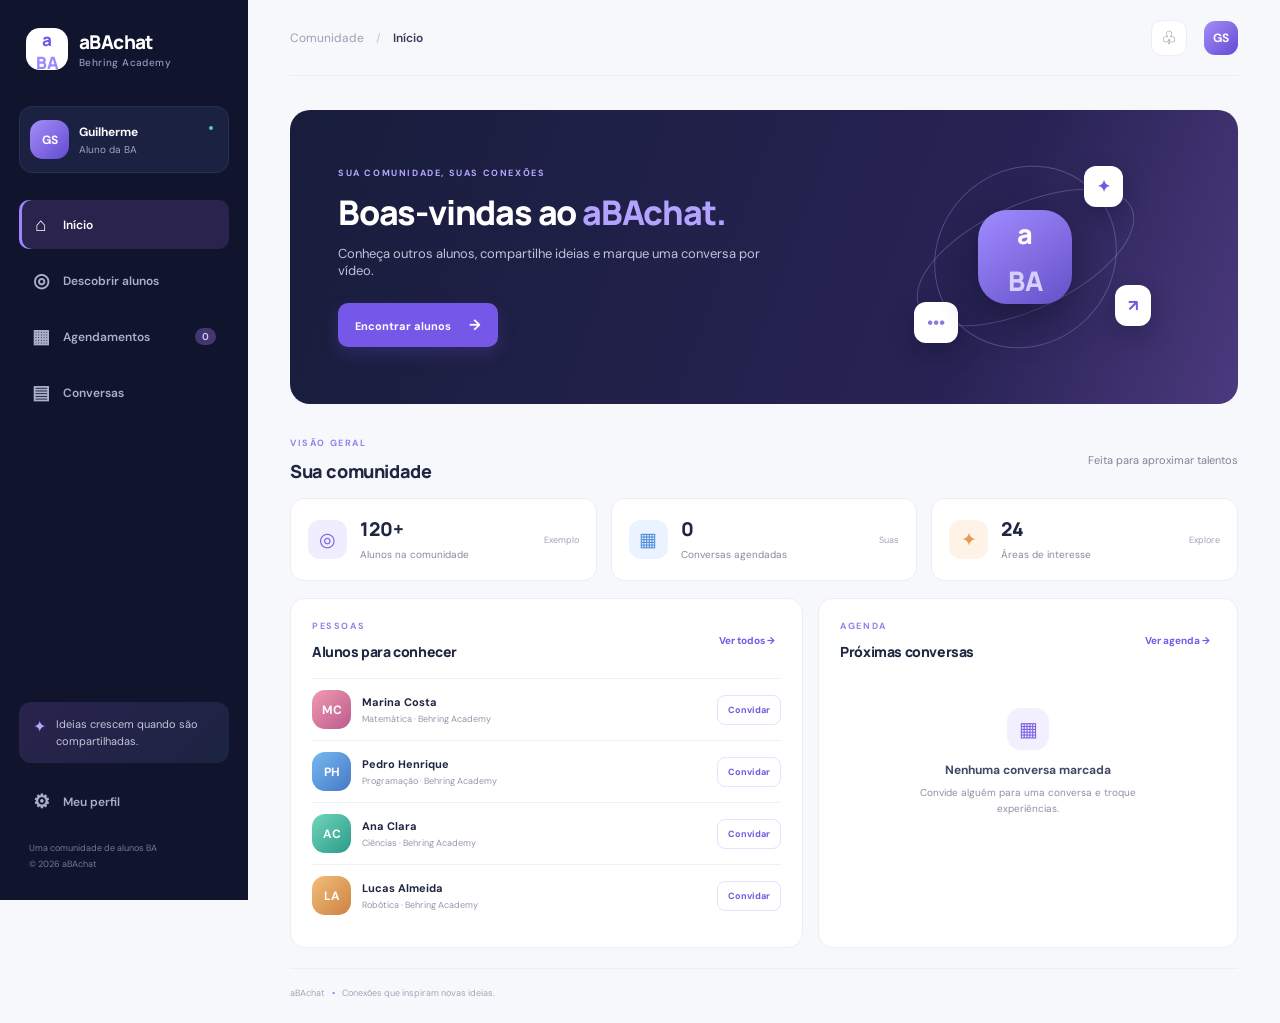
<file: index.html>
<!DOCTYPE html>
<html lang="pt-BR">
<head>
    <meta charset="UTF-8">
    <meta name="viewport" content="width=device-width, initial-scale=1.0">
    <meta name="theme-color" content="#10152d">

    <title>aBAchat | Behring Academy</title>

    <link rel="stylesheet" href="style.css">
</head>

<body>

<div class="app-shell">

    <!-- MENU LATERAL -->
    <aside class="sidebar">

        <a class="brand" href="#">
            <div class="brand-mark">a<span>BA</span></div>

            <div class="brand-name">
                aBAchat
                <small>Behring Academy</small>
            </div>
        </a>

        <div class="profile-mini">
            <div class="avatar avatar-you">GS</div>

            <div>
                <strong id="sideName">Guilherme</strong>
                <small>Aluno da BA</small>
            </div>

            <span class="online-dot"></span>
        </div>

        <nav>

            <button class="nav-link active" data-page="home">
                <span>⌂</span>
                Início
            </button>

            <button class="nav-link" data-page="discover">
                <span>◎</span>
                Descobrir alunos
            </button>

            <button class="nav-link" data-page="schedule">
                <span>▦</span>
                Agendamentos
                <i id="scheduleCount">0</i>
            </button>

            <button class="nav-link" data-page="messages">
                <span>▤</span>
                Conversas
            </button>

        </nav>

        <div class="sidebar-bottom">

            <div class="sidebar-note">
                <span>✦</span>
                <p>
                    Ideias crescem quando são compartilhadas.
                </p>
            </div>

            <button class="nav-link" data-page="profile">
                <span>⚙</span>
                Meu perfil
            </button>

        </div>

        <div class="sidebar-footer">
            Uma comunidade de alunos BA<br>
            © 2026 aBAchat
        </div>

    </aside>


    <!-- CONTEÚDO PRINCIPAL -->
    <main class="main">

        <header class="topbar">

            <div class="mobile-brand">
                a<span>BA</span>chat
            </div>

            <div class="crumb">
                Comunidade <span>/</span>
                <b id="pageTitle">Início</b>
            </div>

            <div class="top-actions">

                <button class="icon-btn" id="notificationsBtn">
                    ♧
                </button>

                <div class="avatar avatar-you small-avatar">
                    GS
                </div>

            </div>

        </header>


        <!-- INÍCIO -->
        <section class="page active" id="page-home">

            <div class="welcome">

                <div>

                    <div class="eyebrow">
                        SUA COMUNIDADE, SUAS CONEXÕES
                    </div>

                    <h1>
                        Boas-vindas ao
                        <span>aBAchat.</span>
                    </h1>

                    <p>
                        Conheça outros alunos, compartilhe ideias
                        e marque uma conversa por vídeo.
                    </p>

                    <button class="primary-btn" data-go="discover">
                        Encontrar alunos <span>→</span>
                    </button>

                </div>

                <div class="welcome-art">

                    <div class="orbit orbit-one"></div>
                    <div class="orbit orbit-two"></div>

                    <div class="art-center">
                        a<span>BA</span>
                    </div>

                    <div class="bubble bubble-one">✦</div>
                    <div class="bubble bubble-two">•••</div>
                    <div class="bubble bubble-three">↗</div>

                </div>

            </div>


            <div class="section-heading">

                <div>
                    <div class="eyebrow">VISÃO GERAL</div>
                    <h2>Sua comunidade</h2>
                </div>

                <span class="muted">
                    Feita para aproximar talentos
                </span>

            </div>


            <div class="stats-grid">

                <article class="stat-card">

                    <div class="stat-icon purple">◎</div>

                    <div>
                        <strong>120+</strong>
                        <span>Alunos na comunidade</span>
                    </div>

                    <small>Exemplo</small>

                </article>


                <article class="stat-card">

                    <div class="stat-icon blue">▦</div>

                    <div>
                        <strong id="homeMeetings">0</strong>
                        <span>Conversas agendadas</span>
                    </div>

                    <small>Suas</small>

                </article>


                <article class="stat-card">

                    <div class="stat-icon orange">✦</div>

                    <div>
                        <strong>24</strong>
                        <span>Áreas de interesse</span>
                    </div>

                    <small>Explore</small>

                </article>

            </div>


            <div class="content-grid">

                <section class="panel">

                    <div class="panel-head">

                        <div>
                            <div class="eyebrow">PESSOAS</div>
                            <h3>Alunos para conhecer</h3>
                        </div>

                        <button class="text-btn" data-go="discover">
                            Ver todos →
                        </button>

                    </div>

                    <div id="suggestedUsers" class="user-list"></div>

                </section>


                <section class="panel upcoming">

                    <div class="panel-head">

                        <div>
                            <div class="eyebrow">AGENDA</div>
                            <h3>Próximas conversas</h3>
                        </div>

                        <button class="text-btn" data-go="schedule">
                            Ver agenda →
                        </button>

                    </div>

                    <div id="homeSchedule" class="empty-state">

                        <div class="empty-icon">▦</div>

                        <strong>
                            Nenhuma conversa marcada
                        </strong>

                        <p>
                            Convide alguém para uma conversa
                            e troque experiências.
                        </p>

                    </div>

                </section>

            </div>

        </section>


        <!-- DESCOBRIR ALUNOS -->
        <section class="page" id="page-discover">

            <div class="page-intro">

                <div class="eyebrow">
                    AMPLIE SEU CÍRCULO
                </div>

                <h1>Descobrir alunos</h1>

                <p>
                    Encontre pessoas da Behring Academy
                    com interesses parecidos com os seus.
                </p>

            </div>


            <div class="search-row">

                <label class="search-box">

                    <span>⌕</span>

                    <input
                        id="searchInput"
                        placeholder="Buscar por nome, área ou interesse..."
                    >

                </label>


                <select id="interestFilter">

                    <option value="">Todas as áreas</option>

                    <option>Programação</option>
                    <option>Matemática</option>
                    <option>Robótica</option>
                    <option>Ciências</option>
                    <option>Empreendedorismo</option>

                </select>

            </div>


            <div id="allUsers" class="people-grid"></div>

        </section>


        <!-- AGENDAMENTOS -->
        <section class="page" id="page-schedule">

            <div class="page-intro">

                <div class="eyebrow">
                    SEUS ENCONTROS
                </div>

                <h1>Agendamentos</h1>

                <p>
                    Organize suas conversas com outros alunos.
                </p>

            </div>

            <div id="scheduleList" class="schedule-list"></div>

        </section>


        <!-- CONVERSAS -->
        <section class="page" id="page-messages">

            <div class="page-intro">

                <div class="eyebrow">
                    TROQUE IDEIAS
                </div>

                <h1>Conversas</h1>

                <p>
                    Suas conexões começam com uma boa conversa.
                </p>

            </div>


            <div class="panel message-panel">

                <div class="empty-state">

                    <div class="empty-icon">✉</div>

                    <strong>
                        Suas conversas aparecerão aqui
                    </strong>

                    <p>
                        Visite Descobrir alunos e convide
                        alguém para conversar.
                    </p>

                    <button class="primary-btn" data-go="discover">
                        Encontrar alguém
                    </button>

                </div>

            </div>

        </section>


        <!-- PERFIL -->
        <section class="page" id="page-profile">

            <div class="page-intro">

                <div class="eyebrow">
                    SUA IDENTIDADE NA COMUNIDADE
                </div>

                <h1>Meu perfil</h1>

                <p>
                    Conte um pouco sobre você para que
                    outros alunos possam te conhecer.
                </p>

            </div>


            <form class="panel profile-form" id="profileForm">

                <label>
                    Nome de exibição

                    <input
                        id="profileName"
                        value="Guilherme"
                        maxlength="40"
                        required
                    >
                </label>


                <label>
                    Apresentação

                    <textarea
                        id="profileBio"
                        rows="3"
                        maxlength="180"
                        placeholder="O que você gosta de estudar?"
                    ></textarea>

                </label>


                <label>
                    Principal interesse

                    <select id="profileInterest">

                        <option>Programação</option>
                        <option>Matemática</option>
                        <option>Robótica</option>
                        <option>Ciências</option>
                        <option>Empreendedorismo</option>

                    </select>

                </label>


                <button class="primary-btn" type="submit">
                    Salvar perfil
                </button>

                <p class="form-hint">
                    Demonstração: os dados ficam salvos
                    apenas neste navegador.
                </p>

            </form>

        </section>


        <footer class="main-footer">

            aBAchat
            <span>•</span>
            Conexões que inspiram novas ideias.

        </footer>

    </main>

</div>


<!-- MODAL DE AGENDAMENTO -->
<div class="modal-backdrop" id="modalBackdrop">

    <div class="modal" role="dialog" aria-modal="true">

        <button class="modal-close" id="closeModal">
            ×
        </button>

        <div class="eyebrow">
            MARQUE UM ENCONTRO
        </div>

        <h2 id="modalTitle">
            Agendar conversa
        </h2>

        <p id="modalDescription" class="muted">
            Escolha um horário para conversar com este aluno.
        </p>


        <form id="bookingForm">

            <input type="hidden" id="bookingUser">


            <label>
                Data

                <input
                    type="date"
                    id="bookingDate"
                    required
                >
            </label>


            <label>
                Horário

                <input
                    type="time"
                    id="bookingTime"
                    required
                >
            </label>


            <label>
                Assunto

                <select id="bookingTopic">

                    <option>
                        Conhecer e trocar experiências
                    </option>

                    <option>
                        Programação e OBI
                    </option>

                    <option>
                        Matemática e olimpíadas
                    </option>

                    <option>
                        Projetos e tecnologia
                    </option>

                    <option>
                        Outro assunto
                    </option>

                </select>

            </label>


            <button class="primary-btn full-btn" type="submit">
                Confirmar agendamento
            </button>

        </form>

    </div>

</div>


<!-- NOTIFICAÇÕES -->
<div class="toast" id="toast"></div>


<!-- JAVASCRIPT -->
<script src="app.js"></script>

</body>
</html>
</file>
<file: style.css>
@import url('https://fonts.googleapis.com/css2?family=DM+Sans:wght@400;500;600;700&family=Manrope:wght@400;500;600;700;800&display=swap');

:root {
    --navy: #10152d;
    --ink: #202642;
    --muted: #7d849b;
    --purple: #7658e8;
    --purple2: #947cf4;
    --line: #eceef5;
    --bg: #f7f8fc;
}

* {
    box-sizing: border-box;
}

body {
    margin: 0;
    background: var(--bg);
    color: var(--ink);
    font-family: 'DM Sans', sans-serif;
}

button, input, select, textarea {
    font-family: inherit;
}

button {
    cursor: pointer;
}

.app-shell {
    min-height: 100vh;
}

/* SIDEBAR */

.sidebar {
    width: 248px;
    background: var(--navy);
    color: #fff;
    position: fixed;
    inset: 0 auto 0 0;
    padding: 28px 19px;
    display: flex;
    flex-direction: column;
    z-index: 5;
}

.brand {
    display: flex;
    align-items: center;
    gap: 11px;
    text-decoration: none;
    color: #fff;
    margin: 0 0 36px 7px;
}

.brand-mark {
    width: 42px;
    height: 42px;
    border-radius: 14px;
    background: #fff;
    color: #7459e8;
    display: grid;
    place-items: center;
    font: 800 17px Manrope;
}

.brand-mark span,
.mobile-brand span {
    color: #9b88ff;
}

.brand-name {
    font: 800 19px Manrope;
    letter-spacing: -.6px;
}

.brand-name small {
    display: block;
    color: #9299b8;
    font: 500 10px 'DM Sans';
    letter-spacing: .4px;
    margin-top: 1px;
}

/* PERFIL */

.profile-mini {
    display: flex;
    align-items: center;
    gap: 10px;
    padding: 13px 10px;
    background: #1b2241;
    border: 1px solid #293052;
    border-radius: 13px;
    margin-bottom: 27px;
    position: relative;
}

.profile-mini strong {
    display: block;
    font-size: 12px;
}

.profile-mini small {
    display: block;
    color: #9ca4c2;
    font-size: 10px;
    margin-top: 3px;
}

.avatar {
    width: 39px;
    height: 39px;
    border-radius: 13px;
    display: grid;
    place-items: center;
    color: #fff;
    font-weight: 700;
    font-size: 12px;
    background: linear-gradient(135deg, #8a6df0, #4d3ba8);
    flex-shrink: 0;
}

.avatar-you {
    background: linear-gradient(135deg, #a58dfb, #624bd0);
}

.online-dot {
    width: 8px;
    height: 8px;
    border-radius: 50%;
    background: #4dd6a0;
    position: absolute;
    right: 13px;
    top: 17px;
    border: 2px solid #1b2241;
}

/* NAVEGAÇÃO */

nav {
    display: grid;
    gap: 7px;
}

.nav-link {
    border: 0;
    background: transparent;
    color: #aab0ca;
    text-align: left;
    padding: 12px 13px;
    border-radius: 10px;
    font: 600 12px 'DM Sans';
    display: flex;
    align-items: center;
    gap: 13px;
    width: 100%;
}

.nav-link span {
    font-size: 19px;
    width: 18px;
    text-align: center;
}

.nav-link:hover,
.nav-link.active {
    background: #29234d;
    color: #fff;
}

.nav-link.active {
    box-shadow: inset 3px 0 #9c85ff;
}

.nav-link i {
    font-style: normal;
    margin-left: auto;
    background: #42376f;
    color: #d6ccff;
    border-radius: 20px;
    padding: 2px 7px;
    font-size: 10px;
}

.sidebar-bottom {
    margin-top: auto;
}

.sidebar-note {
    background: linear-gradient(135deg, #29234e, #1c2342);
    padding: 14px;
    border-radius: 12px;
    margin-bottom: 14px;
    display: flex;
    gap: 10px;
    align-items: flex-start;
}

.sidebar-note span {
    color: #b5a5ff;
}

.sidebar-note p {
    font-size: 11px;
    line-height: 1.5;
    color: #c2c6d8;
    margin: 0;
}

.sidebar-footer {
    font-size: 9px;
    line-height: 1.7;
    color: #707999;
    padding: 15px 10px 0;
}

/* ÁREA PRINCIPAL */

.main {
    margin-left: 248px;
    min-height: 100vh;
    padding: 0 42px;
    max-width: 1700px;
}

.topbar {
    height: 76px;
    border-bottom: 1px solid var(--line);
    display: flex;
    align-items: center;
    justify-content: space-between;
}

.crumb {
    font-size: 12px;
    color: #9aa0b2;
}

.crumb span {
    padding: 0 9px;
    color: #c5c8d3;
}

.crumb b {
    color: #333b58;
    font-weight: 600;
}

.top-actions {
    display: flex;
    align-items: center;
    gap: 17px;
}

.icon-btn {
    border: 1px solid var(--line);
    background: #fff;
    border-radius: 11px;
    width: 36px;
    height: 36px;
    color: #7b8197;
    font-size: 18px;
}

.small-avatar {
    width: 34px;
    height: 34px;
    border-radius: 11px;
}

.mobile-brand {
    display: none;
}

/* TELAS */

.page {
    display: none;
    padding: 34px 0 20px;
}

.page.active {
    display: block;
}

/* BOAS-VINDAS */

.welcome {
    min-height: 280px;
    background: linear-gradient(110deg, #171d3b, #282354 72%, #4b397e);
    border-radius: 20px;
    padding: 42px 48px;
    color: white;
    display: flex;
    align-items: center;
    justify-content: space-between;
    overflow: hidden;
    position: relative;
}

.eyebrow {
    font-size: 9px;
    letter-spacing: 1.6px;
    font-weight: 700;
    color: #9482ec;
    margin-bottom: 10px;
}

.welcome .eyebrow {
    color: #b5a8ff;
}

.welcome h1 {
    font: 800 34px Manrope;
    letter-spacing: -1.2px;
    margin: 0 0 10px;
}

.welcome h1 span {
    color: #b3a3ff;
}

.welcome p {
    color: #c0c4d9;
    font-size: 13px;
    margin: 0 0 24px;
    max-width: 430px;
}

/* BOTÕES */

.primary-btn {
    background: var(--purple);
    border: 0;
    border-radius: 10px;
    color: #fff;
    padding: 12px 17px;
    font: 700 11px 'DM Sans';
    box-shadow: 0 7px 17px #7658e833;
    transition: .2s;
}

.primary-btn:hover {
    background: #6346d6;
    transform: translateY(-1px);
}

.primary-btn span {
    margin-left: 15px;
    font-size: 15px;
}

/* ELEMENTOS DECORATIVOS */

.welcome-art {
    width: 260px;
    height: 210px;
    position: relative;
    margin-right: 35px;
    display: grid;
    place-items: center;
}

.orbit {
    position: absolute;
    border: 1px solid #aaa0ed55;
    border-radius: 50%;
    transform: rotate(-25deg);
}

.orbit-one {
    width: 235px;
    height: 105px;
}

.orbit-two {
    width: 175px;
    height: 190px;
    transform: rotate(45deg);
}

.art-center {
    width: 94px;
    height: 94px;
    border-radius: 29px;
    background: linear-gradient(145deg, #a18bff, #6551c8);
    display: grid;
    place-items: center;
    font: 800 27px Manrope;
    box-shadow: 0 15px 40px #080b2377;
    z-index: 1;
}

.art-center span {
    color: #d7d0ff;
}

.bubble {
    position: absolute;
    background: #fff;
    color: #7458dd;
    border-radius: 12px;
    padding: 10px 13px;
    box-shadow: 0 10px 25px #080b2344;
    font-weight: 800;
}

.bubble-one {
    top: 14px;
    right: 32px;
}

.bubble-two {
    bottom: 19px;
    left: 19px;
    color: #8b79df;
}

.bubble-three {
    right: 4px;
    bottom: 36px;
}

/* TÍTULOS */

.section-heading,
.panel-head {
    display: flex;
    align-items: center;
    justify-content: space-between;
}

.section-heading {
    margin: 33px 0 15px;
}

.section-heading h2,
.panel-head h3 {
    font: 800 18px Manrope;
    margin: 0;
    letter-spacing: -.4px;
}

.muted {
    color: var(--muted);
    font-size: 11px;
}

/* ESTATÍSTICAS */

.stats-grid {
    display: grid;
    grid-template-columns: repeat(3, 1fr);
    gap: 14px;
}

.stat-card {
    background: #fff;
    border: 1px solid var(--line);
    border-radius: 14px;
    padding: 17px;
    display: flex;
    align-items: center;
    gap: 13px;
    position: relative;
}

.stat-icon {
    width: 39px;
    height: 39px;
    border-radius: 12px;
    display: grid;
    place-items: center;
    font-size: 19px;
}

.purple {
    background: #f0edff;
    color: #795de2;
}

.blue {
    background: #eaf3ff;
    color: #4e8cda;
}

.orange {
    background: #fff2e7;
    color: #e99a50;
}

.stat-card strong {
    font: 800 19px Manrope;
    display: block;
}

.stat-card span {
    font-size: 10px;
    color: #858ba0;
}

.stat-card > small {
    margin-left: auto;
    color: #a0a5b5;
    font-size: 9px;
}

/* PAINÉIS */

.content-grid {
    display: grid;
    grid-template-columns: 1.1fr .9fr;
    gap: 15px;
    margin-top: 17px;
}

.panel {
    background: #fff;
    border: 1px solid var(--line);
    border-radius: 15px;
    padding: 21px;
}

.panel-head {
    margin-bottom: 17px;
}

.panel-head h3 {
    font-size: 14px;
}

.text-btn {
    border: 0;
    background: none;
    color: #7658e8;
    font: 700 10px 'DM Sans';
}

/* LISTA DE ALUNOS */

.user-list {
    display: grid;
}

.user-row {
    display: flex;
    align-items: center;
    gap: 11px;
    padding: 11px 0;
    border-top: 1px solid #f0f1f6;
}

.user-info {
    flex: 1;
    min-width: 0;
}

.user-info strong {
    display: block;
    font-size: 11px;
}

.user-info small {
    display: block;
    color: #9298aa;
    font-size: 9px;
    margin-top: 4px;
}

.tag {
    display: inline-block;
    background: #f2efff;
    color: #7658df;
    border-radius: 5px;
    padding: 4px 7px;
    font-size: 9px;
    margin-top: 5px;
}

.outline-btn {
    border: 1px solid #e7e2fb;
    background: #fff;
    color: #7459dd;
    border-radius: 8px;
    padding: 8px 10px;
    font: 700 9px 'DM Sans';
}

.outline-btn:hover {
    background: #f6f3ff;
}

/* ESTADO VAZIO */

.empty-state {
    text-align: center;
    padding: 30px 12px;
    color: #8b91a5;
}

.empty-icon {
    margin: 0 auto 12px;
    width: 42px;
    height: 42px;
    border-radius: 14px;
    background: #f2efff;
    color: #7d62e4;
    display: grid;
    place-items: center;
    font-size: 20px;
}

.empty-state strong {
    display: block;
    color: #424a66;
    font-size: 12px;
}

.empty-state p {
    font-size: 10px;
    line-height: 1.6;
    max-width: 240px;
    margin: 7px auto 15px;
}

/* DESCOBRIR ALUNOS */

.page-intro {
    margin: 5px 0 25px;
}

.page-intro h1 {
    font: 800 28px Manrope;
    letter-spacing: -.8px;
    margin: 0 0 7px;
}

.page-intro p {
    font-size: 12px;
    color: #858ba0;
    margin: 0;
}

.search-row {
    display: flex;
    gap: 12px;
    margin-bottom: 19px;
}

.search-box {
    height: 43px;
    display: flex;
    align-items: center;
    gap: 10px;
    padding: 0 13px;
    background: #fff;
    border: 1px solid var(--line);
    border-radius: 10px;
    flex: 1;
    color: #9da2b3;
}

.search-box span {
    font-size: 21px;
}

.search-box input {
    border: 0;
    outline: 0;
    width: 100%;
    font: 11px 'DM Sans';
    color: var(--ink);
}

.search-row select,
.profile-form select {
    border: 1px solid var(--line);
    border-radius: 10px;
    background: #fff;
    padding: 0 12px;
    color: #5d647c;
    font-size: 11px;
    min-width: 170px;
}

.people-grid {
    display: grid;
    grid-template-columns: repeat(3, 1fr);
    gap: 14px;
}

.person-card {
    background: #fff;
    border: 1px solid var(--line);
    border-radius: 14px;
    padding: 18px;
    min-width: 0;
}

.person-top {
    display: flex;
    align-items: center;
    gap: 11px;
    margin-bottom: 12px;
}

.person-top strong {
    display: block;
    font-size: 12px;
}

.person-top small {
    display: block;
    color: #9399aa;
    font-size: 9px;
    margin-top: 4px;
}

.person-card p {
    font-size: 10px;
    color: #7f869b;
    line-height: 1.6;
    min-height: 32px;
}

.person-card .outline-btn {
    width: 100%;
    margin-top: 13px;
}

/* AGENDAMENTOS */

.schedule-list {
    display: grid;
    gap: 11px;
}

.schedule-item {
    background: #fff;
    border: 1px solid var(--line);
    border-radius: 13px;
    padding: 17px;
    display: flex;
    align-items: center;
    gap: 14px;
}

.date-tile {
    width: 48px;
    height: 51px;
    border-radius: 10px;
    background: #f2efff;
    color: #7357df;
    display: grid;
    place-items: center;
    align-content: center;
    flex-shrink: 0;
}

.date-tile b {
    font: 800 17px Manrope;
}

.date-tile small {
    font-size: 8px;
    text-transform: uppercase;
}

.schedule-detail {
    flex: 1;
}

.schedule-detail strong {
    font-size: 12px;
}

.schedule-detail p {
    font-size: 10px;
    color: #8990a4;
    margin: 4px 0;
}

.schedule-detail small {
    font-size: 9px;
    color: #9a9fb0;
}

/* CONVERSAS */

.message-panel {
    min-height: 290px;
    display: grid;
    place-items: center;
}

/* PERFIL */

.profile-form {
    max-width: 560px;
    display: grid;
    gap: 16px;
}

.profile-form label,
.modal label {
    display: grid;
    gap: 7px;
    font-size: 10px;
    font-weight: 700;
    color: #555d77;
}

.profile-form input,
.profile-form textarea,
.profile-form select,
.modal input,
.modal select {
    width: 100%;
    min-height: 40px;
    border: 1px solid var(--line);
    border-radius: 9px;
    padding: 10px 12px;
    outline: none;
    font-size: 11px;
    color: #414963;
    background: #fff;
}

.profile-form textarea {
    resize: vertical;
}

.profile-form select {
    min-height: 40px;
}

.form-hint {
    font-size: 9px;
    color: #9ba1b1;
    margin: 0;
}

/* RODAPÉ */

.main-footer {
    border-top: 1px solid var(--line);
    padding: 18px 0 24px;
    color: #a0a5b4;
    font-size: 9px;
}

.main-footer span {
    padding: 0 5px;
    color: #8b75e9;
}

/* MODAL */

.modal-backdrop {
    position: fixed;
    inset: 0;
    background: #0e122b99;
    z-index: 10;
    display: none;
    place-items: center;
    padding: 18px;
}

.modal-backdrop.show {
    display: grid;
}

.modal {
    background: #fff;
    border-radius: 17px;
    padding: 27px;
    width: min(100%, 410px);
    position: relative;
    box-shadow: 0 25px 80px #0d102b44;
}

.modal h2 {
    font: 800 21px Manrope;
    margin: 0 0 6px;
}

.modal > p {
    margin: 0 0 20px;
}

.modal form {
    display: grid;
    gap: 13px;
}

.modal-close {
    position: absolute;
    right: 17px;
    top: 13px;
    border: 0;
    background: none;
    font-size: 25px;
    color: #9298aa;
}

.full-btn {
    width: 100%;
    margin-top: 5px;
}

/* NOTIFICAÇÕES */

.toast {
    position: fixed;
    bottom: 25px;
    right: 25px;
    background: #202642;
    color: white;
    padding: 13px 17px;
    border-radius: 10px;
    font-size: 11px;
    box-shadow: 0 10px 30px #0002;
    opacity: 0;
    transform: translateY(10px);
    transition: .25s;
    pointer-events: none;
    z-index: 20;
}

.toast.show {
    opacity: 1;
    transform: translateY(0);
}

/* RESPONSIVIDADE */

@media(max-width:1050px) {

    .main {
        padding: 0 25px;
    }

    .people-grid {
        grid-template-columns: repeat(2, 1fr);
    }

    .welcome {
        padding: 35px;
    }

    .welcome-art {
        margin-right: 0;
        width: 220px;
    }

    .content-grid {
        grid-template-columns: 1fr 1fr;
    }

}

@media(max-width:760px) {

    .sidebar {
        width: 65px;
        padding: 18px 9px;
    }

    .brand {
        margin: 0 auto 30px;
    }

    .brand-mark {
        width: 43px;
    }

    .brand-name,
    .profile-mini > div:not(.avatar),
    .online-dot {
        display: none;
    }

    .profile-mini {
        padding: 8px 3px;
        justify-content: center;
        background: transparent;
        border: 0;
    }

    .profile-mini .avatar {
        width: 39px;
    }

    .sidebar nav {
        gap: 8px;
    }

    .nav-link {
        height: 43px;
        padding: 0;
        justify-content: center;
        font-size: 0;
    }

    .nav-link span {
        font-size: 20px;
    }

    .sidebar-note,
    .sidebar-footer {
        display: none;
    }

    .sidebar-bottom {
        margin-top: auto;
    }

    .sidebar-bottom .nav-link {
        font-size: 0;
    }

    .main {
        margin-left: 65px;
        padding: 0 16px;
    }

    .topbar {
        height: 62px;
    }

    .mobile-brand {
        display: block;
        font: 800 17px Manrope;
        color: #202642;
    }

    .crumb {
        display: none;
    }

    .welcome {
        padding: 27px 22px;
        min-height: 250px;
    }

    .welcome h1 {
        font-size: 26px;
        max-width: 260px;
    }

    .welcome p {
        font-size: 11px;
        max-width: 270px;
    }

    .welcome-art {
        position: absolute;
        right: -90px;
        opacity: .45;
    }

    .section-heading {
        margin-top: 25px;
    }

    .section-heading .muted {
        display: none;
    }

    .stats-grid {
        grid-template-columns: 1fr;
        gap: 8px;
    }

    .stat-card {
        padding: 12px;
    }

    .stat-card > small {
        display: none;
    }

    .content-grid {
        grid-template-columns: 1fr;
    }

    .people-grid {
        grid-template-columns: 1fr;
    }

    .search-row {
        flex-direction: column;
    }

    .search-row select {
        height: 42px;
    }

    .page {
        padding-top: 25px;
    }

    .page-intro h1 {
        font-size: 24px;
    }

    .schedule-item {
        padding: 12px;
    }

    .schedule-item .outline-btn {
        font-size: 8px;
        padding: 7px;
    }

    .panel {
        padding: 16px;
    }

}
</file>
